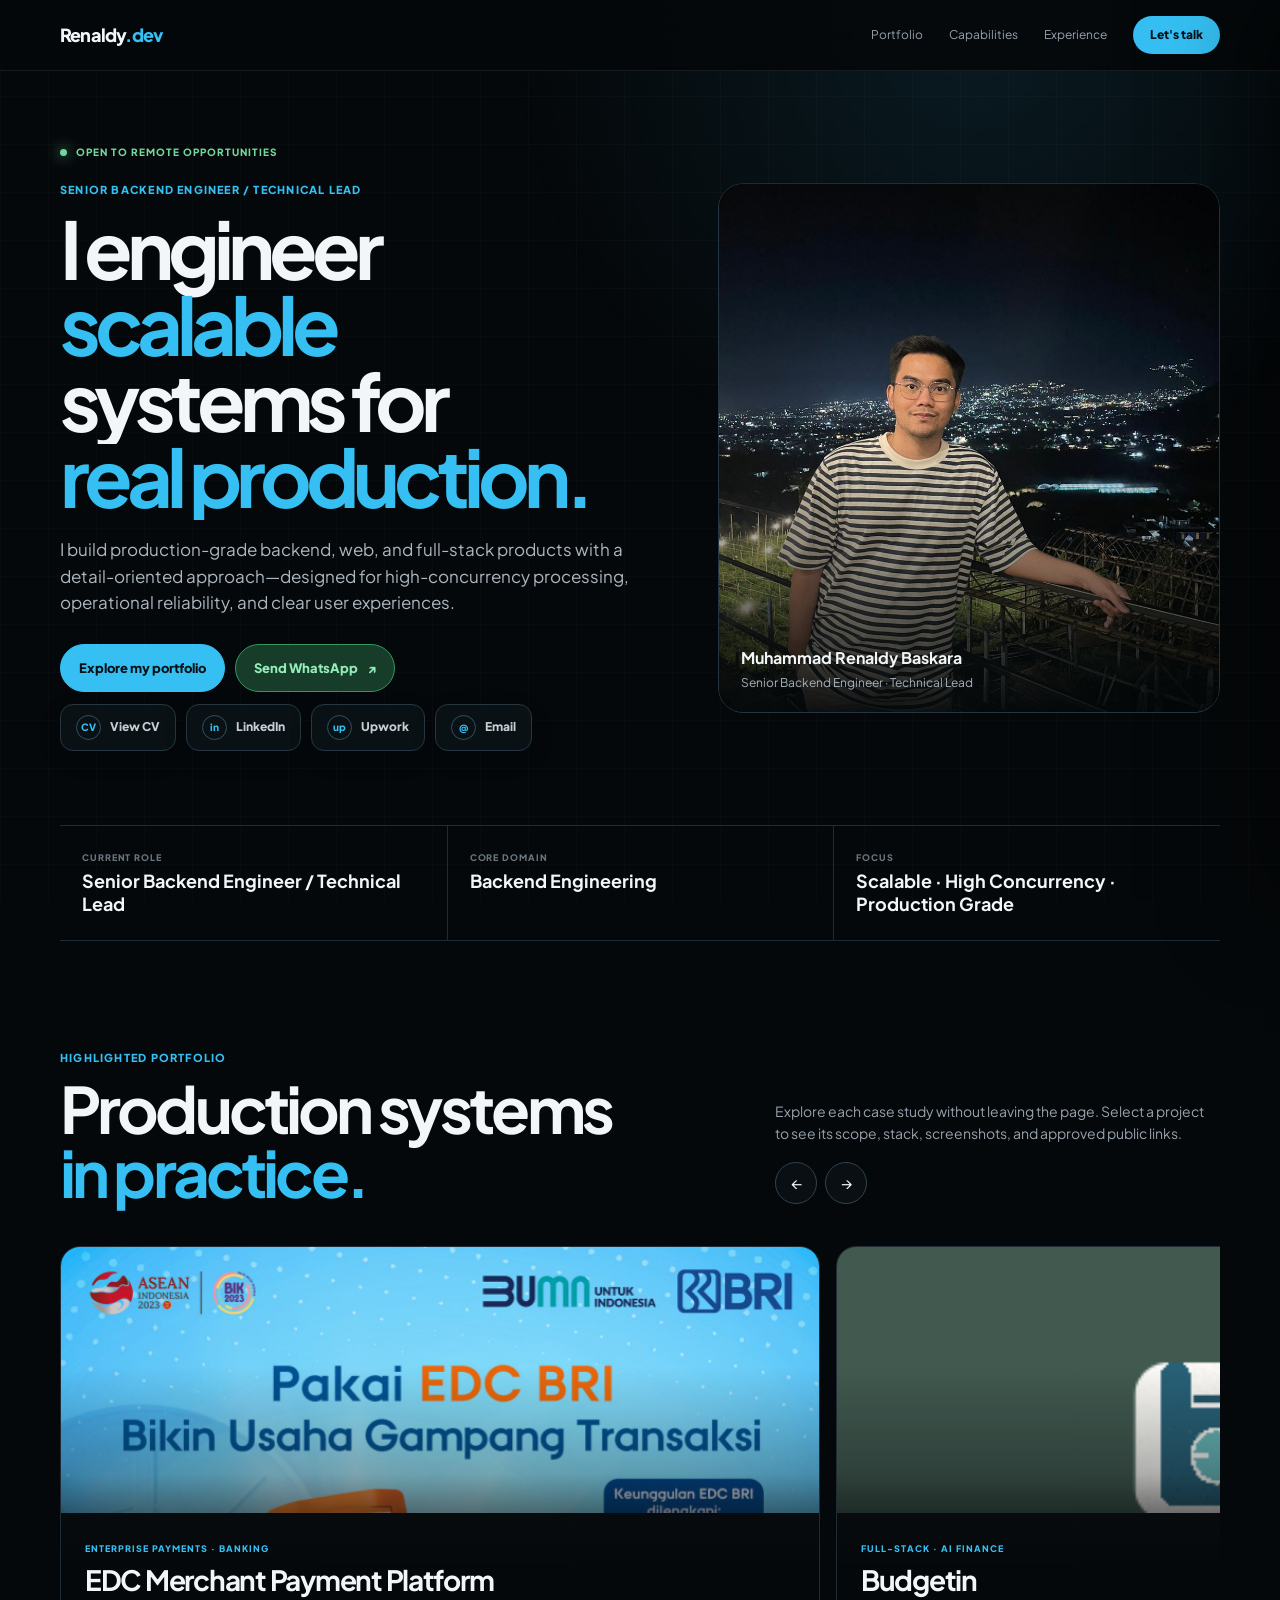
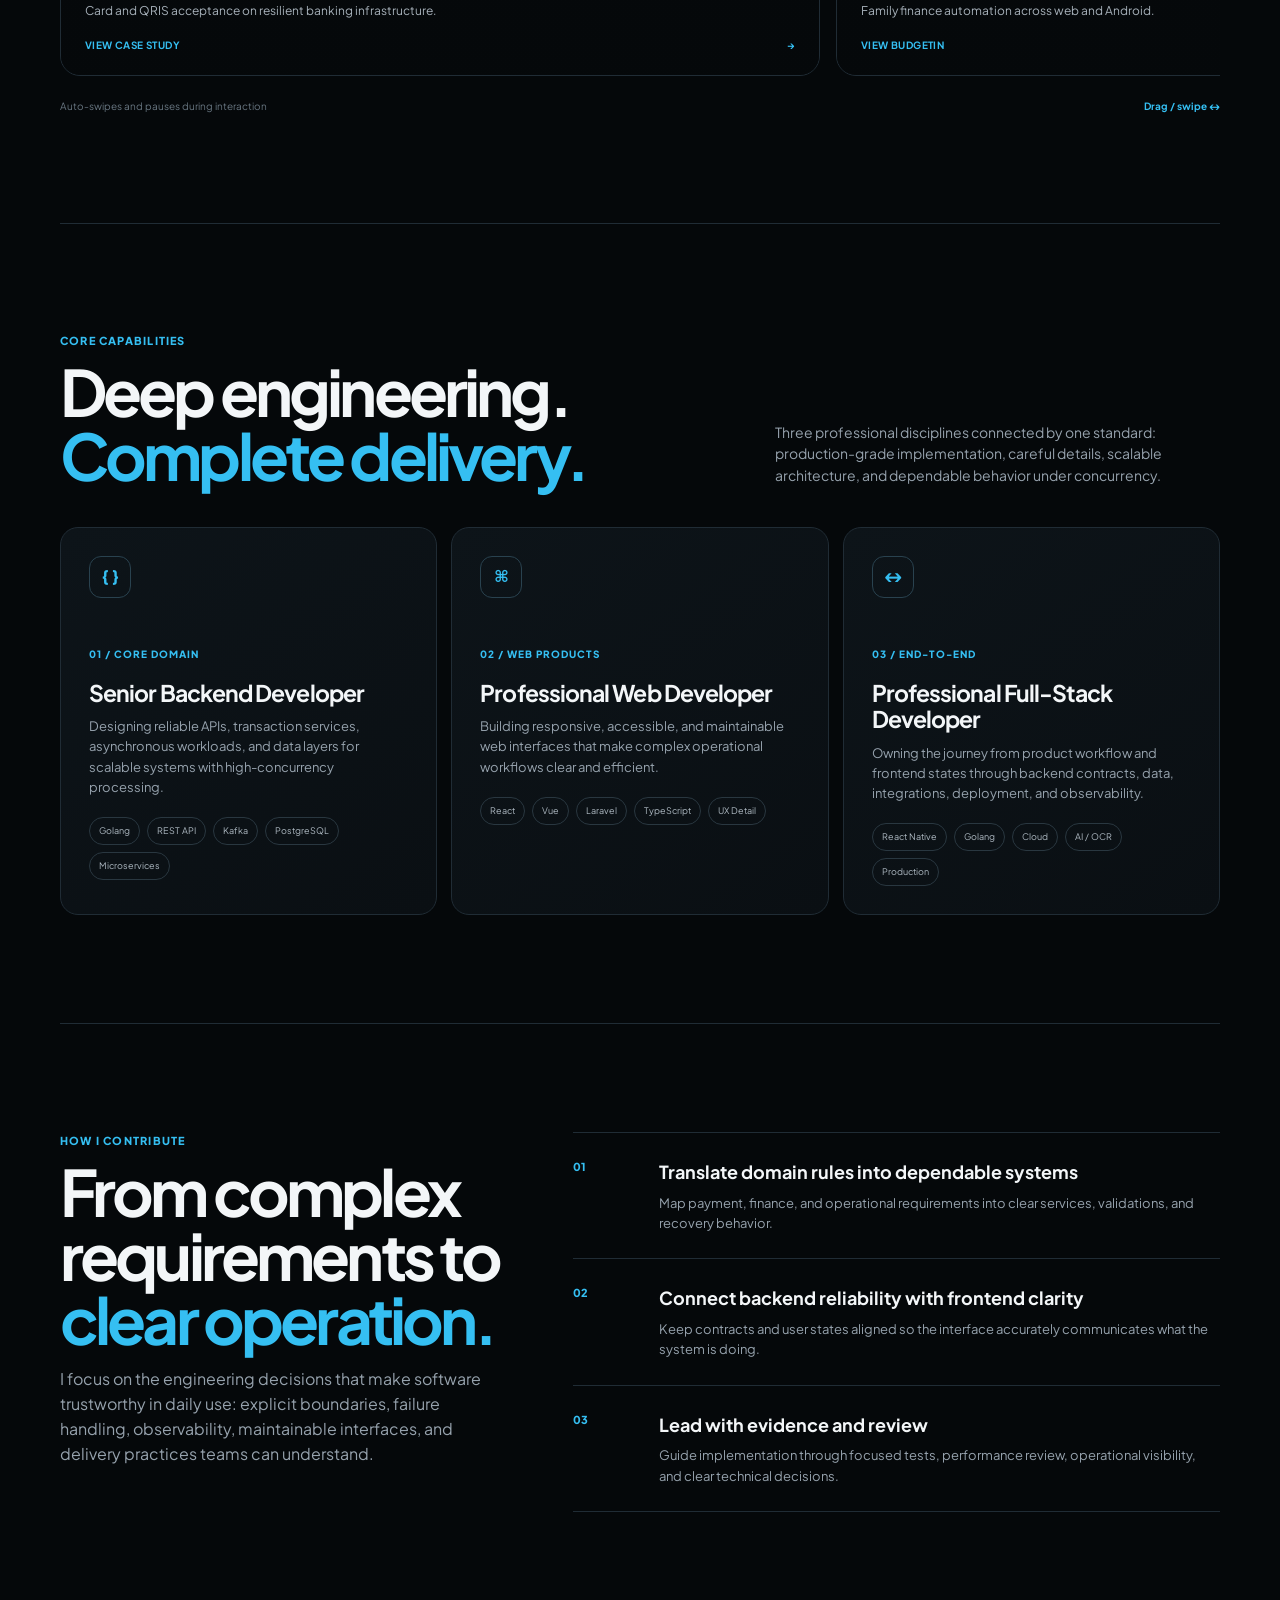
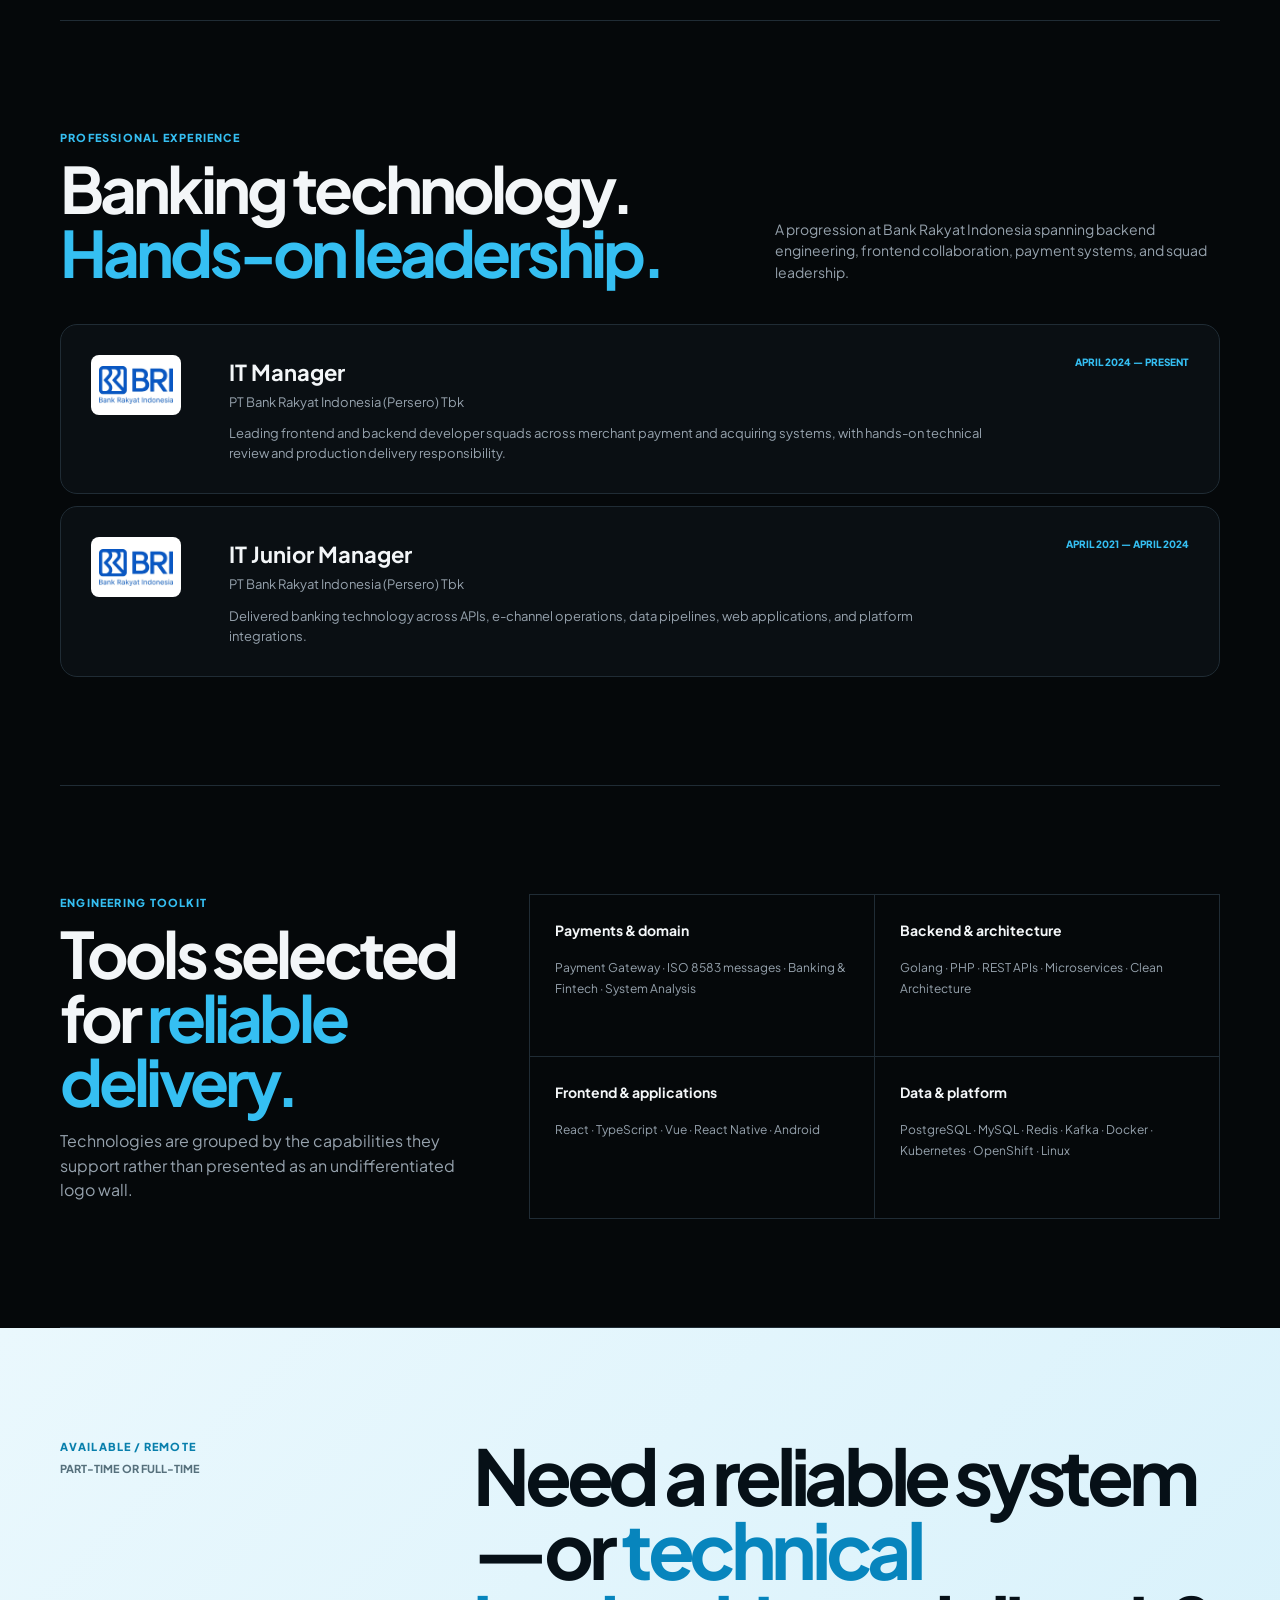
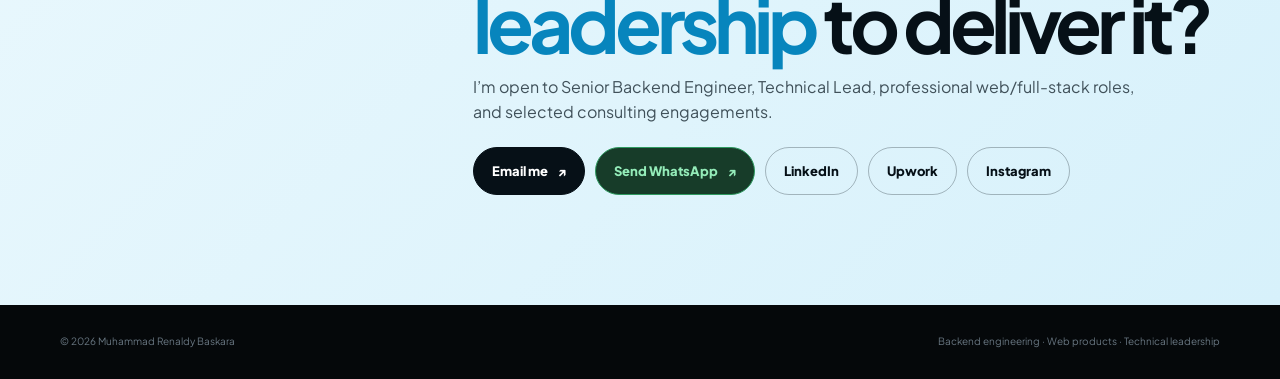
<file: index.html>
<!doctype html>
<html lang="en">
<head>
  <meta charset="utf-8">
  <meta name="viewport" content="width=device-width,initial-scale=1">
  <meta name="description" content="Muhammad Renaldy Baskara is a Senior Backend Engineer and Technical Lead building production-grade, scalable, high-concurrency backend, web, and full-stack products.">
  <meta name="theme-color" content="#05080a">
  <link rel="canonical" href="https://famledger.my.id/renaldybaskara/">
  <meta property="og:type" content="website">
  <meta property="og:title" content="Muhammad Renaldy Baskara — Senior Backend Engineer &amp; Technical Lead">
  <meta property="og:description" content="Production-grade backend engineering, scalable systems, professional web development, and full-stack delivery.">
  <meta property="og:url" content="https://famledger.my.id/renaldybaskara/">
  <meta name="twitter:card" content="summary">
  <title>Muhammad Renaldy Baskara — Senior Backend Engineer &amp; Technical Lead</title>
  <link rel="preconnect" href="https://fonts.googleapis.com">
  <link rel="preconnect" href="https://fonts.gstatic.com" crossorigin>
  <link href="https://fonts.googleapis.com/css2?family=Plus+Jakarta+Sans:wght@400;500;600;700;800&amp;display=swap" rel="stylesheet">
  <script type="application/ld+json">{"@context":"https://schema.org","@type":"Person","name":"Muhammad Renaldy Baskara","jobTitle":"Senior Backend Engineer / Technical Lead","url":"https://famledger.my.id/renaldybaskara/","worksFor":{"@type":"Organization","name":"Bank Rakyat Indonesia"},"sameAs":["https://www.linkedin.com/in/mrenaldybaskara?trk=contact-info","https://www.upwork.com/freelancers/~01356ddc4dbcc68cb0?companyReference=2062589248382688414&mp_source=share","mailto:renaldybaskara6@gmail.com","https://wa.me/6281272103353","https://www.instagram.com/renaldybaskara?igsh=ZHhtNmtpYXdxajly&utm_source=qr"]}</script>
  <link rel="stylesheet" href="assets/styles.css">
  <script src="assets/main.js" defer></script>
</head>
<body class="motion">
  <a class="skip-link" href="#main">Skip to main content</a>
  <div class="page-grid" aria-hidden="true"></div>

  <header class="site-header">
    <div class="wrap nav-inner">
      <a class="brand" href="#top" aria-label="Muhammad Renaldy Baskara, home">Renaldy<span>.dev</span></a>
      <nav aria-label="Primary navigation">
        <a href="#portfolio">Portfolio</a>
        <a href="#capabilities">Capabilities</a>
        <a href="#experience">Experience</a>
        <a class="nav-cta" href="#contact">Let's talk</a>
      </nav>
    </div>
  </header>

  <main id="main">
    <section class="hero wrap" id="top" aria-labelledby="hero-title">
      <div class="hero-copy">
        <p class="availability"><span aria-hidden="true"></span>Open to remote opportunities</p>
        <p class="eyebrow">Senior Backend Engineer / Technical Lead</p>
        <h1 id="hero-title">
          <span class="hero-line"><span>I engineer <em>scalable</em></span></span>
          <span class="hero-line"><span>systems for</span></span>
          <span class="hero-line"><span><em>real production.</em></span></span>
        </h1>
        <p class="hero-lede">I build production-grade backend, web, and full-stack products with a detail-oriented approach—designed for high-concurrency processing, operational reliability, and clear user experiences.</p>
        <div class="hero-actions">
          <div class="primary-actions">
            <a class="button button-primary" href="#portfolio">Explore my portfolio</a>
            <a class="button button-whatsapp" href="https://wa.me/6281272103353" target="_blank" rel="noopener noreferrer">Send WhatsApp <span aria-hidden="true">↗</span></a>
          </div>
          <div class="professional-links" aria-label="Professional profiles and contact links">
            <a href="Muhammad_Renaldy_Baskara_CV.pdf"><span class="link-icon" aria-hidden="true">CV</span>View CV</a>
            <a href="https://www.linkedin.com/in/mrenaldybaskara?trk=contact-info" target="_blank" rel="noopener noreferrer"><span class="link-icon" aria-hidden="true">in</span>LinkedIn</a>
            <a href="https://www.upwork.com/freelancers/~01356ddc4dbcc68cb0?companyReference=2062589248382688414&amp;mp_source=share" target="_blank" rel="noopener noreferrer"><span class="link-icon" aria-hidden="true">up</span>Upwork</a>
            <a href="mailto:renaldybaskara6@gmail.com"><span class="link-icon" aria-hidden="true">@</span>Email</a>
          </div>
        </div>
      </div>
      <figure class="portrait">
        <img class="profile-photo" src="assets/profile-photo.jpeg" alt="Muhammad Renaldy Baskara in a city landscape at night">
        <figcaption><strong>Muhammad Renaldy Baskara</strong><span>Senior Backend Engineer · Technical Lead</span></figcaption>
      </figure>
    </section>

    <div class="proof-strip wrap" aria-label="Professional focus summary">
      <div><small>Current role</small><strong>Senior Backend Engineer / Technical Lead</strong></div>
      <div><small>Core domain</small><strong>Backend Engineering</strong></div>
      <div><small>Focus</small><strong>Scalable · High Concurrency · Production Grade</strong></div>
    </div>

    <section class="section wrap" id="portfolio" aria-labelledby="portfolio-title">
      <div class="section-head reveal">
        <div><p class="eyebrow">Highlighted portfolio</p><h2 id="portfolio-title">Production systems<br><em>in practice.</em></h2></div>
        <div class="section-side"><p>Explore each case study without leaving the page. Select a project to see its scope, stack, screenshots, and approved public links.</p><div class="rail-controls" aria-label="Portfolio carousel controls"><button type="button" data-project-prev aria-label="Previous project">←</button><button type="button" data-project-next aria-label="Next project">→</button></div></div>
      </div>
      <div class="project-rail reveal" id="project-rail" tabindex="0" aria-label="Highlighted projects">
        <button class="project-card" type="button" data-project="edc" aria-haspopup="dialog">
          <img src="assets/edc-merchant-payment.png" alt="BRI EDC merchant payment application visual">
          <span class="project-card-body"><small>Enterprise payments · Banking</small><strong>EDC Merchant Payment Platform</strong><span>Card and QRIS acceptance on resilient banking infrastructure.</span><b>View case study <i aria-hidden="true">→</i></b></span>
        </button>
        <button class="project-card" type="button" data-project="budgetin" aria-haspopup="dialog">
          <img src="assets/famledger-financial-management.png" alt="Budgetin family finance application visual">
          <span class="project-card-body"><small>Full-stack · AI finance</small><strong>Budgetin</strong><span>Family finance automation across web and Android.</span><b>View Budgetin <i aria-hidden="true">→</i></b></span>
        </button>
        <button class="project-card project-card-mobile" type="button" data-project="sayar" aria-haspopup="dialog">
          <img src="assets/mb-sayar-list.png" alt="MB Sayar Android measurement list screen">
          <span class="project-card-body"><small>Recent project · Android</small><strong>MB Sayar</strong><span>Private, device-local network-usage measurement.</span><b>View case study <i aria-hidden="true">→</i></b></span>
        </button>
        <button class="project-card project-card-redacted" type="button" data-project="echannel" aria-haspopup="dialog">
          <span class="redacted-visual" aria-hidden="true"><span class="redacted-window"><i></i><i></i><i></i><b>CONFIDENTIAL / UI REDACTED</b></span></span>
          <span class="project-card-body"><small>BRI e-channel · Confidential</small><strong>BRI E-Channel Monitoring Portal</strong><span>Operational visibility for specific BRI e-channel services.</span><b>View safe summary <i aria-hidden="true">→</i></b></span>
        </button>
        <button class="project-card" type="button" data-project="calendar" aria-haspopup="dialog">
          <img src="assets/booking-calendar-ui.png" alt="Automatic Booking Calendar web interface">
          <span class="project-card-body"><small>Scheduling · Web platform</small><strong>Automatic Booking Calendar</strong><span>Conflict-safe bookings, date blocks, and iCal synchronization.</span><b>View case study <i aria-hidden="true">→</i></b></span>
        </button>
        <button class="project-card" type="button" data-project="vehicle" aria-haspopup="dialog">
          <img src="assets/vehicle-management-ui.svg" alt="Reconstructed Vehicle Management dashboard based on the project UI code">
          <span class="project-card-body"><small>Web + desktop · Operations</small><strong>Vehicle Management App</strong><span>Role-based fleet, booking, and invoice workflows.</span><b>View case study <i aria-hidden="true">→</i></b></span>
        </button>
      </div>
      <div class="rail-foot"><span>Auto-swipes and pauses during interaction</span><strong>Drag / swipe ↔</strong></div>
    </section>

    <section class="section wrap" id="capabilities" aria-labelledby="capabilities-title">
      <div class="section-head reveal">
        <div><p class="eyebrow">Core capabilities</p><h2 id="capabilities-title">Deep engineering.<br><em>Complete delivery.</em></h2></div>
        <p>Three professional disciplines connected by one standard: production-grade implementation, careful details, scalable architecture, and dependable behavior under concurrency.</p>
      </div>
      <div class="capability-grid">
        <article class="capability-card reveal"><span class="capability-icon" aria-hidden="true">{ }</span><small>01 / Core domain</small><h3>Senior Backend Developer</h3><p>Designing reliable APIs, transaction services, asynchronous workloads, and data layers for scalable systems with high-concurrency processing.</p><ul class="tags"><li>Golang</li><li>REST API</li><li>Kafka</li><li>PostgreSQL</li><li>Microservices</li></ul></article>
        <article class="capability-card reveal"><span class="capability-icon" aria-hidden="true">⌘</span><small>02 / Web products</small><h3>Professional Web Developer</h3><p>Building responsive, accessible, and maintainable web interfaces that make complex operational workflows clear and efficient.</p><ul class="tags"><li>React</li><li>Vue</li><li>Laravel</li><li>TypeScript</li><li>UX Detail</li></ul></article>
        <article class="capability-card reveal"><span class="capability-icon" aria-hidden="true">↔</span><small>03 / End-to-end</small><h3>Professional Full-Stack Developer</h3><p>Owning the journey from product workflow and frontend states through backend contracts, data, integrations, deployment, and observability.</p><ul class="tags"><li>React Native</li><li>Golang</li><li>Cloud</li><li>AI / OCR</li><li>Production</li></ul></article>
      </div>
    </section>

    <section class="section wrap contribution" aria-labelledby="contribution-title">
      <div class="contribution-copy reveal"><p class="eyebrow">How I contribute</p><h2 id="contribution-title">From complex requirements to <em>clear operation.</em></h2><p>I focus on the engineering decisions that make software trustworthy in daily use: explicit boundaries, failure handling, observability, maintainable interfaces, and delivery practices teams can understand.</p></div>
      <ol class="contribution-list">
        <li class="reveal"><span>01</span><div><h3>Translate domain rules into dependable systems</h3><p>Map payment, finance, and operational requirements into clear services, validations, and recovery behavior.</p></div></li>
        <li class="reveal"><span>02</span><div><h3>Connect backend reliability with frontend clarity</h3><p>Keep contracts and user states aligned so the interface accurately communicates what the system is doing.</p></div></li>
        <li class="reveal"><span>03</span><div><h3>Lead with evidence and review</h3><p>Guide implementation through focused tests, performance review, operational visibility, and clear technical decisions.</p></div></li>
      </ol>
    </section>

    <section class="section wrap" id="experience" aria-labelledby="experience-title">
      <div class="section-head reveal"><div><p class="eyebrow">Professional experience</p><h2 id="experience-title">Banking technology.<br><em>Hands-on leadership.</em></h2></div><p>A progression at Bank Rakyat Indonesia spanning backend engineering, frontend collaboration, payment systems, and squad leadership.</p></div>
      <div class="experience-list">
        <article class="role reveal"><div class="role-logo"><img src="assets/bri-logo-full.jpg" alt="Bank Rakyat Indonesia logo"></div><div><h3>IT Manager</h3><p>PT Bank Rakyat Indonesia (Persero) Tbk</p><p class="role-description">Leading frontend and backend developer squads across merchant payment and acquiring systems, with hands-on technical review and production delivery responsibility.</p></div><time datetime="2024-04">April 2024 — Present</time></article>
        <article class="role reveal"><div class="role-logo"><img src="assets/bri-logo-full.jpg" alt="Bank Rakyat Indonesia logo"></div><div><h3>IT Junior Manager</h3><p>PT Bank Rakyat Indonesia (Persero) Tbk</p><p class="role-description">Delivered banking technology across APIs, e-channel operations, data pipelines, web applications, and platform integrations.</p></div><time datetime="2021-04/2024-04">April 2021 — April 2024</time></article>
      </div>
    </section>

    <section class="section wrap stack-section" aria-labelledby="stack-title">
      <div class="stack-intro reveal"><p class="eyebrow">Engineering toolkit</p><h2 id="stack-title">Tools selected for <em>reliable delivery.</em></h2><p>Technologies are grouped by the capabilities they support rather than presented as an undifferentiated logo wall.</p></div>
      <div class="stack-grid reveal"><article><h3>Payments &amp; domain</h3><p>Payment Gateway · ISO 8583 messages · Banking &amp; Fintech · System Analysis</p></article><article><h3>Backend &amp; architecture</h3><p>Golang · PHP · REST APIs · Microservices · Clean Architecture</p></article><article><h3>Frontend &amp; applications</h3><p>React · TypeScript · Vue · React Native · Android</p></article><article><h3>Data &amp; platform</h3><p>PostgreSQL · MySQL · Redis · Kafka · Docker · Kubernetes · OpenShift · Linux</p></article></div>
    </section>

    <section class="contact" id="contact" aria-labelledby="contact-title">
      <div class="wrap contact-grid reveal"><div class="contact-label"><p>Available / Remote</p><span>Part-time or full-time</span></div><div><h2 id="contact-title">Need a reliable system—or <em>technical leadership</em> to deliver it?</h2><p>I’m open to Senior Backend Engineer, Technical Lead, professional web/full-stack roles, and selected consulting engagements.</p><div class="contact-actions"><a class="button button-dark" href="mailto:renaldybaskara6@gmail.com">Email me <span aria-hidden="true">↗</span></a><a class="button button-whatsapp" href="https://wa.me/6281272103353" target="_blank" rel="noopener noreferrer">Send WhatsApp <span aria-hidden="true">↗</span></a><a class="button button-outline-dark" href="https://www.linkedin.com/in/mrenaldybaskara?trk=contact-info" target="_blank" rel="noopener noreferrer">LinkedIn</a><a class="button button-outline-dark" href="https://www.upwork.com/freelancers/~01356ddc4dbcc68cb0?companyReference=2062589248382688414&amp;mp_source=share" target="_blank" rel="noopener noreferrer">Upwork</a><a class="button button-outline-dark" href="https://www.instagram.com/renaldybaskara?igsh=ZHhtNmtpYXdxajly&amp;utm_source=qr" target="_blank" rel="noopener noreferrer">Instagram</a></div></div></div>
    </section>
  </main>

  <footer class="wrap"><span>© <span data-year>2026</span> Muhammad Renaldy Baskara</span><span>Backend engineering · Web products · Technical leadership</span></footer>

  <div class="drawer-overlay" data-drawer-overlay hidden></div>
  <aside class="project-drawer" id="project-drawer" role="dialog" aria-modal="true" aria-labelledby="drawer-title" aria-hidden="true" tabindex="-1">
    <button class="drawer-close" type="button" data-drawer-close aria-label="Close project details">×</button>
    <div class="gallery" data-gallery>
      <div class="gallery-slides" data-gallery-slides></div>
      <div class="gallery-controls" data-gallery-controls><button type="button" data-gallery-prev aria-label="Previous project image">←</button><span data-gallery-status aria-live="polite"></span><button type="button" data-gallery-next aria-label="Next project image">→</button></div>
    </div>
    <div class="drawer-content"><p class="eyebrow" data-drawer-type></p><h2 id="drawer-title" data-drawer-title></h2><p class="drawer-description" data-drawer-description></p><dl data-drawer-details></dl><ul class="tags" data-drawer-tags></ul><div class="drawer-actions" data-drawer-actions></div></div>
  </aside>

  <script id="project-data" type="application/json">{
    "edc":{"type":"Enterprise payments · BRI","title":"EDC Merchant Payment Platform","description":"A production-grade merchant payment platform that accepts Mastercard, Visa, JCB, and QRIS transactions. The case study emphasizes reliable high-concurrency processing and integration boundaries without exposing confidential banking details.","images":[{"src":"assets/edc-merchant-payment.png","alt":"BRI EDC merchant payment application visual"}],"details":[["Frontend","Android"],["Backend","Golang"],["Messaging","ISO 8583 messages · REST API messages (JSON) · Kafka streaming data"],["Integration","ProSwitching"],["Platform","OpenShift OCP scalable infrastructure"],["Observability","Elasticsearch · Kibana"],["Data","MySQL · PostgreSQL"]],"tags":["Card payments","QRIS","High concurrency","Production grade"],"actions":[]},
    "budgetin":{"type":"Full-stack product · Personal finance","title":"Budgetin","description":"An AI-powered family finance application that automatically captures and organizes transactions, supports shared workspaces, budgets, savings, and practical financial insights, and delivers one consistent experience across web and Android.","images":[{"src":"assets/famledger-financial-management.png","alt":"Budgetin financial management application visual"}],"details":[["Frontend","React Native · Expo · Web and Android"],["Backend","Golang · REST APIs"],["Intelligence","AI-powered classification · OCR · automated parsing"],["Payments","Payment Gateway · Stripe"],["Architecture","Async processing · Cloud server"],["Data","PostgreSQL"]],"tags":["Finance SaaS","AI-powered","OCR","Automation","Full stack"],"actions":[{"label":"View Budgetin ↗","url":"https://famledger.my.id"}]},
    "sayar":{"type":"Recent project · Local-first Android","title":"MB Sayar","description":"A lightweight local-first Android app that measures total mobile and Wi-Fi usage over a user-defined period using Android native network accounting. It uses no backend, cloud sync, or background tracking, so measurement data remains on the device.","images":[{"src":"assets/mb-sayar-list.png","alt":"MB Sayar measurement list screen"},{"src":"assets/mb-sayar-create.png","alt":"MB Sayar create measurement screen"},{"src":"assets/mb-sayar-detail.png","alt":"MB Sayar measurement detail screen"}],"details":[["Platform","Native Android"],["UI","Kotlin · Jetpack Compose · Material 3"],["Architecture","ViewModel · StateFlow · Repository"],["Data","Room / SQLite"],["System API","NetworkStatsManager"],["Privacy","All data remains on device"]],"tags":["Kotlin","Jetpack Compose","Room","Local-first","Tested"],"actions":[]},
    "echannel":{"type":"Enterprise operations · Confidential","title":"BRI E-Channel Monitoring Portal","description":"A confidential internal web portal for monitoring specific BRI e-channel services. Public portfolio coverage is intentionally limited to the engineering scope: operational visibility, health monitoring, and maintainable web delivery.","images":[],"details":[["Application","Laravel"],["Scope","Specific BRI e-channel monitoring"],["Purpose","Service health and operational visibility"],["Disclosure","Confidential — internal UI and operational data withheld"]],"tags":["Laravel","Monitoring","E-Channel","Confidential"],"actions":[]},
    "calendar":{"type":"Full-stack web · Scheduling","title":"Automatic Booking Calendar","description":"A booking calendar for direct reservations, manual date blocking, and external iCal feed synchronization. Overlap conflict detection prevents double-booking while the interface makes availability and event types clear.","images":[{"src":"assets/booking-calendar-ui.png","alt":"Automatic Booking Calendar month interface"}],"details":[["Frontend","React · Vite · Tailwind CSS · FullCalendar"],["Backend","Node.js · Express"],["Data","PostgreSQL"],["Scheduling","iCal sync · cron · conflict detection"],["Delivery","Docker · Nginx"]],"tags":["React","Node.js","PostgreSQL","iCal","Clean Architecture"],"actions":[{"label":"View source code ↗","url":"https://github.com/renaldybaskara/bookingcalendar"}]},
    "vehicle":{"type":"Web + Windows desktop · Operations","title":"Vehicle Management App","description":"A role-based vehicle rental system spanning a Laravel web platform and a C# Windows desktop client. It supports vehicle inventory, guest browsing, booking lifecycle management, completion and cancellation flows, and invoice presentation.","images":[{"src":"assets/vehicle-management-ui.svg","alt":"Polished Vehicle Management dashboard reconstruction based on project UI code"}],"details":[["Web","Laravel 10 · Blade"],["Desktop","C# · .NET · WinForms"],["Security","Laravel Sanctum · role-based access"],["Data","MySQL"],["Delivery","Docker"],["Visual","Polished reconstruction based on project UI code"]],"tags":["Laravel","C#","WinForms","MySQL","REST API"],"actions":[{"label":"View source code ↗","url":"https://github.com/renaldybaskara/rent-car"}]}
  }</script>
</body>
</html>
</file>
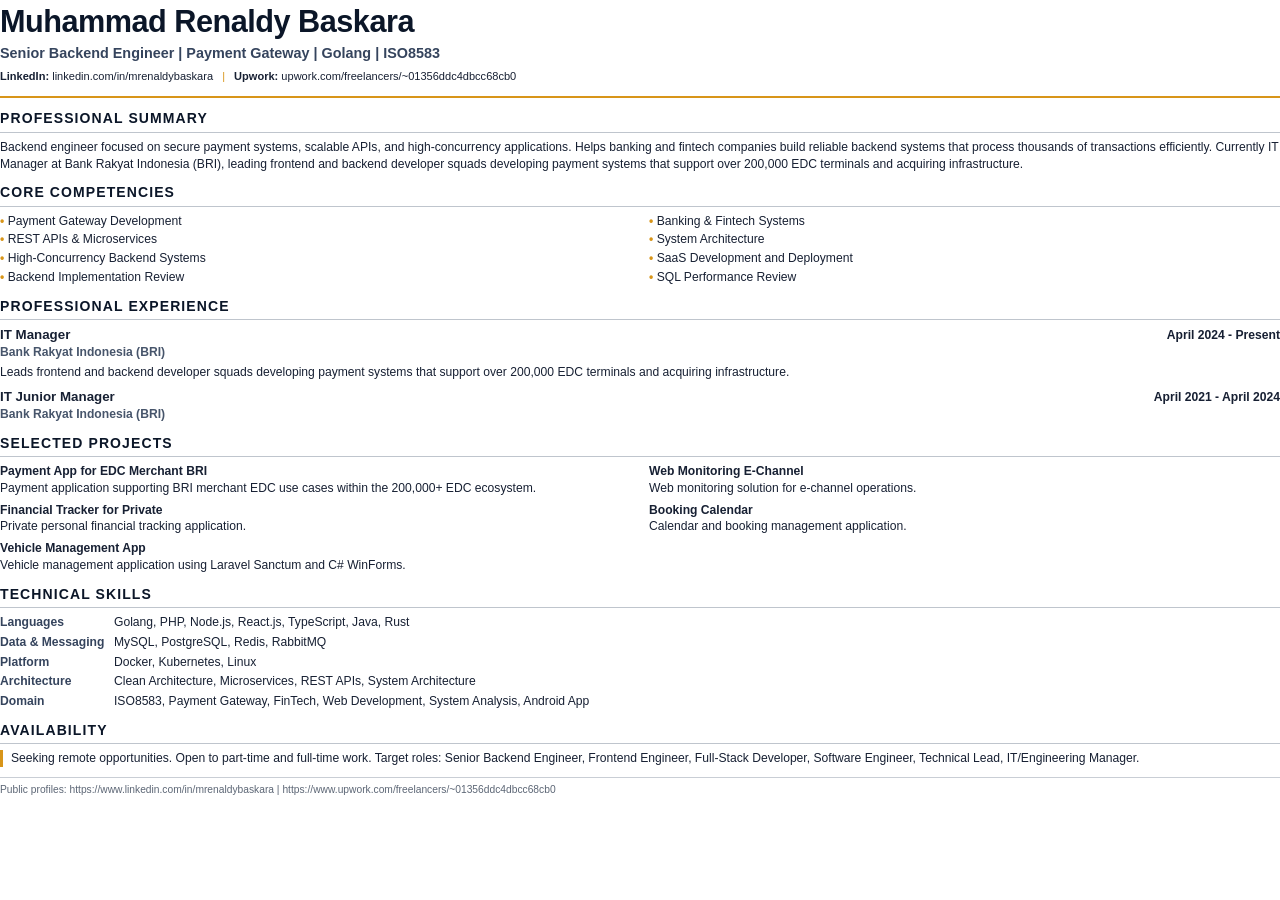
<file: cv/Renaldy_Baskara_CV.html>
<!doctype html>
<html lang="en">
<head>
<meta charset="utf-8">
<title>Muhammad Renaldy Baskara — CV</title>
<style>
@page{size:A4;margin:14mm 16mm}*{box-sizing:border-box}body{margin:0;color:#172033;font:9.1pt/1.38 Arial,Helvetica,sans-serif}h1{font-size:23pt;letter-spacing:-.5px;margin:0;color:#0b1628}header{border-bottom:2px solid #d89519;padding-bottom:7px;margin-bottom:9px}.headline{font-size:10.8pt;font-weight:bold;color:#35445d;margin:2px 0 5px}.links{font-size:8.3pt}.links a{color:#172033;text-decoration:none}.links span{color:#d89519;margin:0 6px}h2{font-size:10.5pt;letter-spacing:1.1px;text-transform:uppercase;color:#0b1628;border-bottom:1px solid #bfc5cd;padding-bottom:3px;margin:11px 0 6px}p{margin:0 0 5px}.competencies{margin:0;padding:0;list-style:none;display:grid;grid-template-columns:1fr 1fr;gap:2px 18px}.competencies li:before{content:"• ";color:#d89519;font-weight:bold}.role-head{display:flex;justify-content:space-between;gap:10px;align-items:baseline}.role-head strong{font-size:10pt}.dates{font-weight:bold;white-space:nowrap}.employer{color:#47556b;font-weight:bold;margin-bottom:3px}.entry{margin-bottom:7px}.projects{display:grid;grid-template-columns:1fr 1fr;gap:5px 18px}.project{break-inside:avoid}.project strong{display:block}.skills{display:grid;grid-template-columns:105px 1fr;gap:3px 9px}.skills strong{color:#35445d}.availability{border-left:3px solid #d89519;padding-left:8px}footer{margin-top:10px;padding-top:5px;border-top:1px solid #c9ced5;font-size:7.7pt;color:#5c6675}a{color:inherit}
</style>
</head>
<body>
<header>
  <h1>Muhammad Renaldy Baskara</h1>
  <p class="headline">Senior Backend Engineer | Payment Gateway | Golang | ISO8583</p>
  <p class="links"><strong>LinkedIn:</strong> linkedin.com/in/mrenaldybaskara <span>|</span> <strong>Upwork:</strong> upwork.com/freelancers/~01356ddc4dbcc68cb0</p>
</header>
<main>
  <section><h2>Professional Summary</h2><p>Backend engineer focused on secure payment systems, scalable APIs, and high-concurrency applications. Helps banking and fintech companies build reliable backend systems that process thousands of transactions efficiently. Currently IT Manager at Bank Rakyat Indonesia (BRI), leading frontend and backend developer squads developing payment systems that support over 200,000 EDC terminals and acquiring infrastructure.</p></section>
  <section><h2>Core Competencies</h2><ul class="competencies"><li>Payment Gateway Development</li><li>Banking &amp; Fintech Systems</li><li>REST APIs &amp; Microservices</li><li>System Architecture</li><li>High-Concurrency Backend Systems</li><li>SaaS Development and Deployment</li><li>Backend Implementation Review</li><li>SQL Performance Review</li></ul></section>
  <section><h2>Professional Experience</h2>
    <div class="entry"><div class="role-head"><strong>IT Manager</strong><span class="dates">April 2024 - Present</span></div><div class="employer">Bank Rakyat Indonesia (BRI)</div><p>Leads frontend and backend developer squads developing payment systems that support over 200,000 EDC terminals and acquiring infrastructure.</p></div>
    <div class="entry"><div class="role-head"><strong>IT Junior Manager</strong><span class="dates">April 2021 - April 2024</span></div><div class="employer">Bank Rakyat Indonesia (BRI)</div></div>
  </section>
  <section><h2>Selected Projects</h2><div class="projects">
    <div class="project"><strong>Payment App for EDC Merchant BRI</strong><span>Payment application supporting BRI merchant EDC use cases within the 200,000+ EDC ecosystem.</span></div>
    <div class="project"><strong>Web Monitoring E-Channel</strong><span>Web monitoring solution for e-channel operations.</span></div>
    <div class="project"><strong>Financial Tracker for Private</strong><span>Private personal financial tracking application.</span></div>
    <div class="project"><strong>Booking Calendar</strong><span>Calendar and booking management application.</span></div>
    <div class="project"><strong>Vehicle Management App</strong><span>Vehicle management application using Laravel Sanctum and C# WinForms.</span></div>
  </div></section>
  <section><h2>Technical Skills</h2><div class="skills">
    <strong>Languages</strong><span>Golang, PHP, Node.js, React.js, TypeScript, Java, Rust</span>
    <strong>Data &amp; Messaging</strong><span>MySQL, PostgreSQL, Redis, RabbitMQ</span>
    <strong>Platform</strong><span>Docker, Kubernetes, Linux</span>
    <strong>Architecture</strong><span>Clean Architecture, Microservices, REST APIs, System Architecture</span>
    <strong>Domain</strong><span>ISO8583, Payment Gateway, FinTech, Web Development, System Analysis, Android App</span>
  </div></section>
  <section><h2>Availability</h2><p class="availability">Seeking remote opportunities. Open to part-time and full-time work. Target roles: Senior Backend Engineer, Frontend Engineer, Full-Stack Developer, Software Engineer, Technical Lead, IT/Engineering Manager.</p></section>
</main>
<footer>Public profiles: https://www.linkedin.com/in/mrenaldybaskara | https://www.upwork.com/freelancers/~01356ddc4dbcc68cb0</footer>
</body>
</html>
</file>
<file: assets/styles.css>
:root {
  --bg: #05080a;
  --surface: #0a0f13;
  --surface-raised: #0d1419;
  --line: #202c35;
  --line-strong: #30434f;
  --text: #f3f6f8;
  --muted: #96a2ad;
  --faint: #687681;
  --cyan: #35bff2;
  --cyan-soft: #aee9ff;
  --green: #71d79c;
  --ink: #061017;
  --max: 1160px;
  --font: "Plus Jakarta Sans", Inter, ui-sans-serif, system-ui, -apple-system, BlinkMacSystemFont, "Segoe UI", sans-serif;
}

* { box-sizing: border-box; }
html { scroll-behavior: smooth; }
body { margin: 0; overflow-x: hidden; background: var(--bg); color: var(--text); font-family: var(--font); line-height: 1.55; }
body.drawer-open { overflow: hidden; }
button, a { font: inherit; }
a { color: inherit; text-decoration: none; }
button { color: inherit; }
img { display: block; max-width: 100%; }
.wrap { width: min(var(--max), calc(100% - 40px)); margin-inline: auto; }
.page-grid { position: fixed; z-index: -2; inset: 0; background: radial-gradient(circle at 76% 4%, rgba(53,191,242,.1), transparent 29rem), linear-gradient(rgba(255,255,255,.019) 1px, transparent 1px), linear-gradient(90deg,rgba(255,255,255,.019) 1px, transparent 1px); background-size: auto, 48px 48px, 48px 48px; }
.skip-link { position: fixed; z-index: 100; top: 12px; left: 12px; padding: 10px 14px; border-radius: 10px; background: var(--cyan); color: var(--ink); font-weight: 800; transform: translateY(-160%); }
.skip-link:focus { transform: none; }
:focus-visible { outline: 2px solid var(--cyan-soft); outline-offset: 3px; }

.site-header { position: sticky; z-index: 30; top: 0; border-bottom: 1px solid rgba(255,255,255,.08); background: rgba(5,8,10,.86); backdrop-filter: blur(18px); }
.nav-inner { display: flex; align-items: center; justify-content: space-between; min-height: 70px; }
.brand { font-size: 18px; font-weight: 850; letter-spacing: -.045em; }
.brand span { color: var(--cyan); }
nav { display: flex; align-items: center; gap: 26px; }
nav a { color: var(--muted); font-size: 12px; transition: color .22s; }
nav a:hover, nav a.is-current { color: var(--text); }
.nav-cta { padding: 10px 17px; border-radius: 999px; background: var(--cyan); color: var(--ink)!important; font-weight: 800; }

.hero { display: grid; grid-template-columns: minmax(0,1.08fr) minmax(360px,.92fr); gap: clamp(38px,5.5vw,68px); align-items: center; min-height: 710px; padding-block: 74px; }
.availability { display: flex; align-items: center; gap: 9px; margin: 0 0 20px; color: var(--green); font-size: 10px; font-weight: 800; letter-spacing: .1em; text-transform: uppercase; }
.availability span { width: 7px; height: 7px; border-radius: 50%; background: var(--green); box-shadow: 0 0 14px var(--green); }
.eyebrow { margin: 0; color: var(--cyan); font-size: 11px; font-weight: 800; letter-spacing: .11em; text-transform: uppercase; }
.hero h1 { margin: 12px 0 22px; font-size: clamp(52px,6.2vw,86px); line-height: .96; letter-spacing: -.075em; }
.hero-line { display: block; overflow: hidden; padding-bottom: .07em; margin-bottom: -.07em; }
.hero-line > span { display: block; }
.hero h1 em, .section-head h2 em, .contribution h2 em, .stack-intro h2 em, .contact h2 em { color: var(--cyan); font-style: normal; }
.hero-lede { max-width: 665px; margin: 0; color: #acb6bf; font-size: 17px; }
.hero-actions { display: grid; gap: 12px; margin-top: 29px; }
.primary-actions, .contact-actions { display: flex; flex-wrap: wrap; gap: 10px; }
.button { display: inline-flex; align-items: center; justify-content: center; gap: 9px; min-height: 48px; padding: 11px 18px; border: 1px solid var(--line-strong); border-radius: 999px; font-size: 13px; font-weight: 800; transition: transform .22s, border-color .22s, background .22s; }
.button:hover { transform: translateY(-2px); }
.button-primary { border-color: var(--cyan); background: var(--cyan); color: var(--ink); }
.button-whatsapp { border-color: #2f9a60; background: #173c29; color: #94ecb9; }
.professional-links { display: flex; flex-wrap: wrap; gap: 10px; }
.professional-links a { display: inline-flex; align-items: center; gap: 9px; min-height: 46px; padding: 10px 15px; border: 1px solid #263742; border-radius: 13px; background: rgba(12,19,24,.87); color: #c5ced5; font-size: 12px; font-weight: 800; box-shadow: 0 8px 25px rgba(0,0,0,.12); transition: transform .22s, border-color .22s, background .22s, color .22s; }
.professional-links a:hover { border-color: var(--cyan); background: #101d24; color: #fff; transform: translateY(-2px); }
.link-icon { display: grid; place-items: center; width: 25px; height: 25px; border: 1px solid #31505d; border-radius: 50%; color: var(--cyan); font-size: 10px; }
.portrait { position: relative; overflow: hidden; min-height: 530px; margin: 0; border: 1px solid #263641; border-radius: 25px; background: #091017; box-shadow: 0 32px 100px rgba(0,0,0,.45); }
.portrait img { position: absolute; inset: 0; width: 100%; height: 100%; object-fit: cover; object-position: center 54%; }
.portrait:after { position: absolute; inset: 0; content: ""; background: linear-gradient(180deg, transparent 48%, rgba(3,7,9,.94)); }
.portrait figcaption { position: absolute; z-index: 2; right: 22px; bottom: 20px; left: 22px; }
.portrait figcaption strong, .portrait figcaption span { display: block; }
.portrait figcaption span { margin-top: 3px; color: #a8b2bb; font-size: 12px; }

.proof-strip { display: grid; grid-template-columns: repeat(3,1fr); border-top: 1px solid var(--line); border-bottom: 1px solid var(--line); }
.proof-strip > div { padding: 25px 22px; }
.proof-strip > div + div { border-left: 1px solid var(--line); }
.proof-strip small { display: block; color: var(--faint); font-size: 9px; font-weight: 800; letter-spacing: .1em; text-transform: uppercase; }
.proof-strip strong { display: block; margin-top: 5px; font-size: 18px; line-height: 1.25; }

.section { padding-block: 108px; border-bottom: 1px solid var(--line); }
.section-head { display: grid; grid-template-columns: 1.2fr .8fr; gap: 48px; align-items: end; margin-bottom: 40px; }
.section-head h2, .contribution h2, .stack-intro h2 { margin: 10px 0 0; font-size: clamp(42px,5vw,66px); line-height: 1; letter-spacing: -.06em; }
.section-head > p, .section-side > p { margin: 0; color: var(--muted); font-size: 14px; }
.section-side { display: grid; gap: 18px; justify-items: start; }
.rail-controls { display: flex; gap: 8px; }
.rail-controls button, .gallery-controls button { display: grid; place-items: center; width: 42px; height: 42px; border: 1px solid var(--line-strong); border-radius: 50%; background: var(--surface); cursor: pointer; transition: border-color .2s, background .2s; }
.rail-controls button:hover, .gallery-controls button:hover { border-color: var(--cyan); background: #101c22; }

.project-rail { display: grid; grid-auto-columns: min(72vw,760px); grid-auto-flow: column; gap: 16px; overflow-x: auto; padding: 2px 2px 18px; scroll-behavior: smooth; scroll-snap-type: x mandatory; scrollbar-color: var(--cyan) transparent; overscroll-behavior-inline: contain; }
.project-card { position: relative; overflow: hidden; min-height: 430px; padding: 0; border: 1px solid var(--line); border-radius: 20px; background: var(--surface); color: var(--text); text-align: left; cursor: pointer; scroll-snap-align: start; transition: border-color .25s, transform .25s; }
.project-card:hover { border-color: #33505e; transform: translateY(-2px); }
.project-card > img { position: absolute; inset: 0 0 auto; width: 100%; height: 62%; object-fit: cover; object-position: top center; transition: transform .7s cubic-bezier(.22,1,.36,1); }
.project-card:hover > img { transform: scale(1.025); }
.project-card-mobile > img { object-fit: contain; background: radial-gradient(circle,rgba(53,191,242,.11),transparent 60%),#071017; }
.project-card:after { position: absolute; inset: 0; content: ""; background: linear-gradient(180deg,transparent 28%,rgba(5,8,10,.3) 53%,rgba(5,8,10,.98) 76%); pointer-events: none; }
.project-card-body { position: absolute; z-index: 2; right: 24px; bottom: 22px; left: 24px; }
.project-card-body small, .project-card-body strong, .project-card-body > span, .project-card-body b { display: block; }
.project-card-body small { color: var(--cyan); font-size: 9px; font-weight: 800; letter-spacing: .11em; text-transform: uppercase; }
.project-card-body strong { margin: 9px 0 8px; font-size: 28px; line-height: 1.05; letter-spacing: -.045em; }
.project-card-body > span { color: #a7b1ba; font-size: 12px; }
.project-card-body b { display: flex; justify-content: space-between; margin-top: 17px; color: var(--cyan); font-size: 10px; letter-spacing: .04em; text-transform: uppercase; }
.project-card-body i { font-style: normal; }
.redacted-visual { position: absolute; inset: 0 0 38%; display: grid; place-items: center; background: radial-gradient(circle at 62% 25%,rgba(53,191,242,.24),transparent 35%),#071017; }
.redacted-window { display: grid; gap: 11px; width: 76%; padding: 20px; border: 1px solid #2b5363; border-radius: 13px; background: #0b151b; box-shadow: 0 20px 50px #000; }
.redacted-window i { height: 10px; border-radius: 3px; background: #172a33; }
.redacted-window i:nth-child(2) { width: 73%; background: #16465a; }
.redacted-window i:nth-child(3) { width: 88%; }
.redacted-window b { margin-top: 8px; color: var(--cyan); font-size: 10px; letter-spacing: .11em; }
.rail-foot { display: flex; justify-content: space-between; margin-top: 5px; color: var(--faint); font-size: 10px; }
.rail-foot strong { color: var(--cyan); }

.capability-grid { display: grid; grid-template-columns: repeat(3,1fr); gap: 14px; }
.capability-card { min-height: 305px; padding: 28px; border: 1px solid var(--line); border-radius: 18px; background: linear-gradient(145deg,var(--surface-raised),var(--surface)); }
.capability-icon { display: grid; place-items: center; width: 42px; height: 42px; margin-bottom: 42px; border: 1px solid #29424f; border-radius: 12px; color: var(--cyan); font-weight: 850; }
.capability-card > small { color: var(--cyan); font-size: 10px; font-weight: 800; letter-spacing: .1em; text-transform: uppercase; }
.capability-card h3 { margin: 15px 0 10px; font-size: 23px; line-height: 1.16; letter-spacing: -.04em; }
.capability-card p { margin: 0; color: var(--muted); font-size: 13px; }
.tags { display: flex; flex-wrap: wrap; gap: 7px; margin: 20px 0 0; padding: 0; list-style: none; }
.tags li { padding: 6px 9px; border: 1px solid #293740; border-radius: 999px; color: #aeb9c2; font-size: 9px; }

.contribution { display: grid; grid-template-columns: .82fr 1.18fr; gap: 64px; align-items: start; }
.contribution-copy > p:last-child, .stack-intro > p:last-child { color: var(--muted); }
.contribution-list { margin: 0; padding: 0; border-top: 1px solid var(--line); list-style: none; }
.contribution-list li { display: grid; grid-template-columns: 64px 1fr; gap: 22px; padding: 25px 0; border-bottom: 1px solid var(--line); }
.contribution-list li > span { color: var(--cyan); font-size: 11px; font-weight: 800; }
.contribution-list h3 { margin: 0 0 7px; font-size: 18px; }
.contribution-list p { margin: 0; color: var(--muted); font-size: 13px; }

.experience-list { display: grid; gap: 12px; }
.role { display: grid; grid-template-columns: 110px 1fr 170px; gap: 28px; padding: 30px; border: 1px solid var(--line); border-radius: 17px; background: var(--surface); }
.role-logo { display: grid; place-items: center; width: 90px; height: 60px; padding: 8px; border-radius: 8px; background: #fff; }
.role-logo img { max-height: 100%; object-fit: contain; }
.role h3 { margin: 0 0 3px; font-size: 22px; }
.role p { margin: 0; color: var(--muted); font-size: 13px; }
.role .role-description { margin-top: 11px; }
.role time { text-align: right; color: var(--cyan); font-size: 10px; font-weight: 800; text-transform: uppercase; }

.stack-section { display: grid; grid-template-columns: .75fr 1.25fr; gap: 55px; }
.stack-grid { display: grid; grid-template-columns: repeat(2,1fr); border-top: 1px solid var(--line); border-left: 1px solid var(--line); }
.stack-grid article { padding: 25px; border-right: 1px solid var(--line); border-bottom: 1px solid var(--line); }
.stack-grid h3 { margin: 0 0 15px; font-size: 14px; }
.stack-grid p { margin: 0; color: var(--muted); font-size: 12px; line-height: 1.8; }

.contact { padding: 110px 0; background: linear-gradient(135deg,#eaf8fd,#d7f1fb); color: var(--ink); }
.contact-grid { display: grid; grid-template-columns: .65fr 1.35fr; gap: 54px; }
.contact-label p { margin: 0; color: #087fac; font-size: 11px; font-weight: 850; letter-spacing: .1em; text-transform: uppercase; }
.contact-label span { color: #56707c; font-size: 11px; font-weight: 750; text-transform: uppercase; }
.contact h2 { margin: 0; font-size: clamp(48px,6vw,78px); line-height: .96; letter-spacing: -.07em; }
.contact h2 em { color: #0785bd; }
.contact h2 + p { max-width: 690px; color: #40515a; }
.contact-actions { margin-top: 22px; }
.button-dark { border-color: var(--ink); background: var(--ink); color: #fff; }
.button-outline-dark { border-color: rgba(6,16,23,.28); color: var(--ink); }

footer { display: flex; justify-content: space-between; gap: 20px; padding-block: 29px; color: var(--faint); font-size: 10px; }

.drawer-overlay { position: fixed; z-index: 49; inset: 0; background: rgba(0,0,0,.7); opacity: 0; transition: opacity .35s; }
.drawer-overlay.is-open { opacity: 1; }
.project-drawer { position: fixed; z-index: 50; top: 0; right: 0; width: min(760px,92vw); height: 100dvh; overflow-y: auto; border-left: 1px solid #29414c; background: #081015; box-shadow: -30px 0 90px rgba(0,0,0,.55); transform: translateX(102%); transition: transform .58s cubic-bezier(.22,1,.36,1); }
.project-drawer.is-open { transform: none; }
.drawer-close { position: sticky; z-index: 5; top: 16px; float: right; width: 44px; height: 44px; margin: 16px 18px 0 0; border: 1px solid #35505d; border-radius: 50%; background: rgba(7,14,18,.9); color: #fff; font-size: 22px; cursor: pointer; }
.gallery { position: relative; display: grid; min-height: 410px; overflow: hidden; background: #05090c; place-items: center; }
.gallery.is-empty:after { content: "CONFIDENTIAL UI / NOT PUBLICLY DISPLAYED"; color: var(--cyan); font-size: 11px; font-weight: 800; letter-spacing: .12em; }
.gallery-slides { position: absolute; inset: 0; }
.gallery-slides img { position: absolute; inset: 0; width: 100%; height: 100%; object-fit: contain; opacity: 0; transform: translateX(25px); transition: opacity .55s, transform .55s; }
.gallery-slides img.is-active { opacity: 1; transform: none; }
.gallery-controls { position: absolute; z-index: 3; right: 18px; bottom: 16px; display: flex; align-items: center; gap: 8px; }
.gallery-controls[hidden] { display: none; }
.gallery-controls button { width: 36px; height: 36px; background: #081116; }
.gallery-controls span { min-width: 45px; color: #a8b4bd; font-size: 10px; text-align: center; }
.drawer-content { padding: 38px 42px 60px; }
.drawer-content h2 { margin: 9px 0 15px; font-size: 42px; line-height: 1; letter-spacing: -.055em; }
.drawer-description { color: #a9b3bc; }
.drawer-content dl { display: grid; margin: 25px 0; border-top: 1px solid var(--line); }
.drawer-content dl > div { display: grid; grid-template-columns: 120px 1fr; gap: 22px; padding: 16px 0; border-bottom: 1px solid var(--line); font-size: 12px; }
.drawer-content dt { color: #6f7c87; font-weight: 800; text-transform: uppercase; }
.drawer-content dd { margin: 0; color: #c0c8cf; }
.drawer-actions { display: flex; flex-wrap: wrap; gap: 9px; margin-top: 25px; }

.js .motion .site-header, .js .motion .availability, .js .motion .hero-copy > .eyebrow, .js .motion .hero-lede, .js .motion .hero-actions { opacity: 0; transform: translateY(18px); }
.js .motion.ready .site-header { animation: rise .55s .06s forwards; }
.js .motion.ready .availability { animation: rise .65s .3s forwards; }
.js .motion.ready .hero-copy > .eyebrow { animation: rise .65s .42s forwards; }
.js .motion .hero-line > span { transform: translateY(112%); }
.js .motion.ready .hero-line:nth-child(1) > span { animation: title-in .85s .53s forwards; }
.js .motion.ready .hero-line:nth-child(2) > span { animation: title-in .85s .65s forwards; }
.js .motion.ready .hero-line:nth-child(3) > span { animation: title-in .85s .77s forwards; }
.js .motion.ready .hero-lede { animation: rise .7s .96s forwards; }
.js .motion.ready .hero-actions { animation: rise .7s 1.08s forwards; }
.js .motion .portrait { clip-path: inset(0 100% 0 0 round 25px); }
.js .motion.ready .portrait { animation: portrait-wipe 1s .57s cubic-bezier(.22,1,.36,1) forwards; }
.js .reveal { opacity: 0; transform: translateY(30px); transition: opacity .75s cubic-bezier(.22,1,.36,1), transform .75s cubic-bezier(.22,1,.36,1); }
.js .reveal.is-visible { opacity: 1; transform: none; }
@keyframes rise { to { opacity: 1; transform: none; } }
@keyframes title-in { to { transform: none; } }
@keyframes portrait-wipe { to { clip-path: inset(0 0 0 0 round 25px); } }

@media (max-width: 900px) {
  .hero, .section-head, .contribution, .stack-section, .contact-grid { grid-template-columns: 1fr; }
  .hero { gap: 38px; padding-block: 60px; }
  .portrait { min-height: 500px; }
  .capability-grid { grid-template-columns: 1fr; }
  .capability-card { min-height: 0; }
  .capability-icon { margin-bottom: 32px; }
  .role { grid-template-columns: 100px 1fr; }
  .role time { grid-column: 2; text-align: left; }
  .contact-grid { gap: 34px; }
}

@media (max-width: 650px) {
  .wrap { width: min(100% - 28px,var(--max)); }
  .nav-inner { min-height: 64px; }
  nav { gap: 13px; }
  nav a:not(.nav-cta) { display: none; }
  .hero { min-height: auto; padding-block: 48px 58px; }
  .hero h1 { font-size: clamp(48px,14.5vw,68px); }
  .hero-lede { font-size: 15px; }
  .primary-actions { display: grid; grid-template-columns: 1fr; }
  .professional-links { display: grid; grid-template-columns: repeat(2,minmax(0,1fr)); }
  .professional-links a { justify-content: flex-start; padding-inline: 12px; }
  .portrait { min-height: 470px; }
  .proof-strip { grid-template-columns: 1fr; }
  .proof-strip > div + div { border-top: 1px solid var(--line); border-left: 0; }
  .section { padding-block: 76px; }
  .section-head { gap: 22px; }
  .section-head h2, .contribution h2, .stack-intro h2 { font-size: 44px; }
  .project-rail { grid-auto-columns: 88vw; }
  .project-card { min-height: 400px; }
  .project-card-body { right: 19px; bottom: 19px; left: 19px; }
  .project-card-body strong { font-size: 24px; }
  .rail-foot span { max-width: 190px; }
  .capability-card { padding: 24px; }
  .role { grid-template-columns: 1fr; padding: 24px; }
  .role time { grid-column: auto; }
  .stack-grid { grid-template-columns: 1fr; }
  .contact { padding-block: 76px; }
  .contact h2 { font-size: 46px; }
  footer { flex-direction: column; gap: 6px; }
  .project-drawer { width: 100vw; }
  .gallery { min-height: 330px; }
  .drawer-content { padding: 32px 22px 50px; }
  .drawer-content h2 { font-size: 36px; }
  .drawer-content dl > div { grid-template-columns: 1fr; gap: 5px; }
}

@media (prefers-reduced-motion: reduce) {
  html { scroll-behavior: auto; }
  *, *:before, *:after { animation-duration: .01ms!important; animation-iteration-count: 1!important; scroll-behavior: auto!important; transition-duration: .01ms!important; }
  .js .motion .site-header, .js .motion .availability, .js .motion .hero-copy > .eyebrow, .js .motion .hero-lede, .js .motion .hero-actions, .js .reveal { opacity: 1; transform: none; }
  .js .motion .hero-line > span { transform: none; }
  .js .motion .portrait { clip-path: none; }
}
</file>
